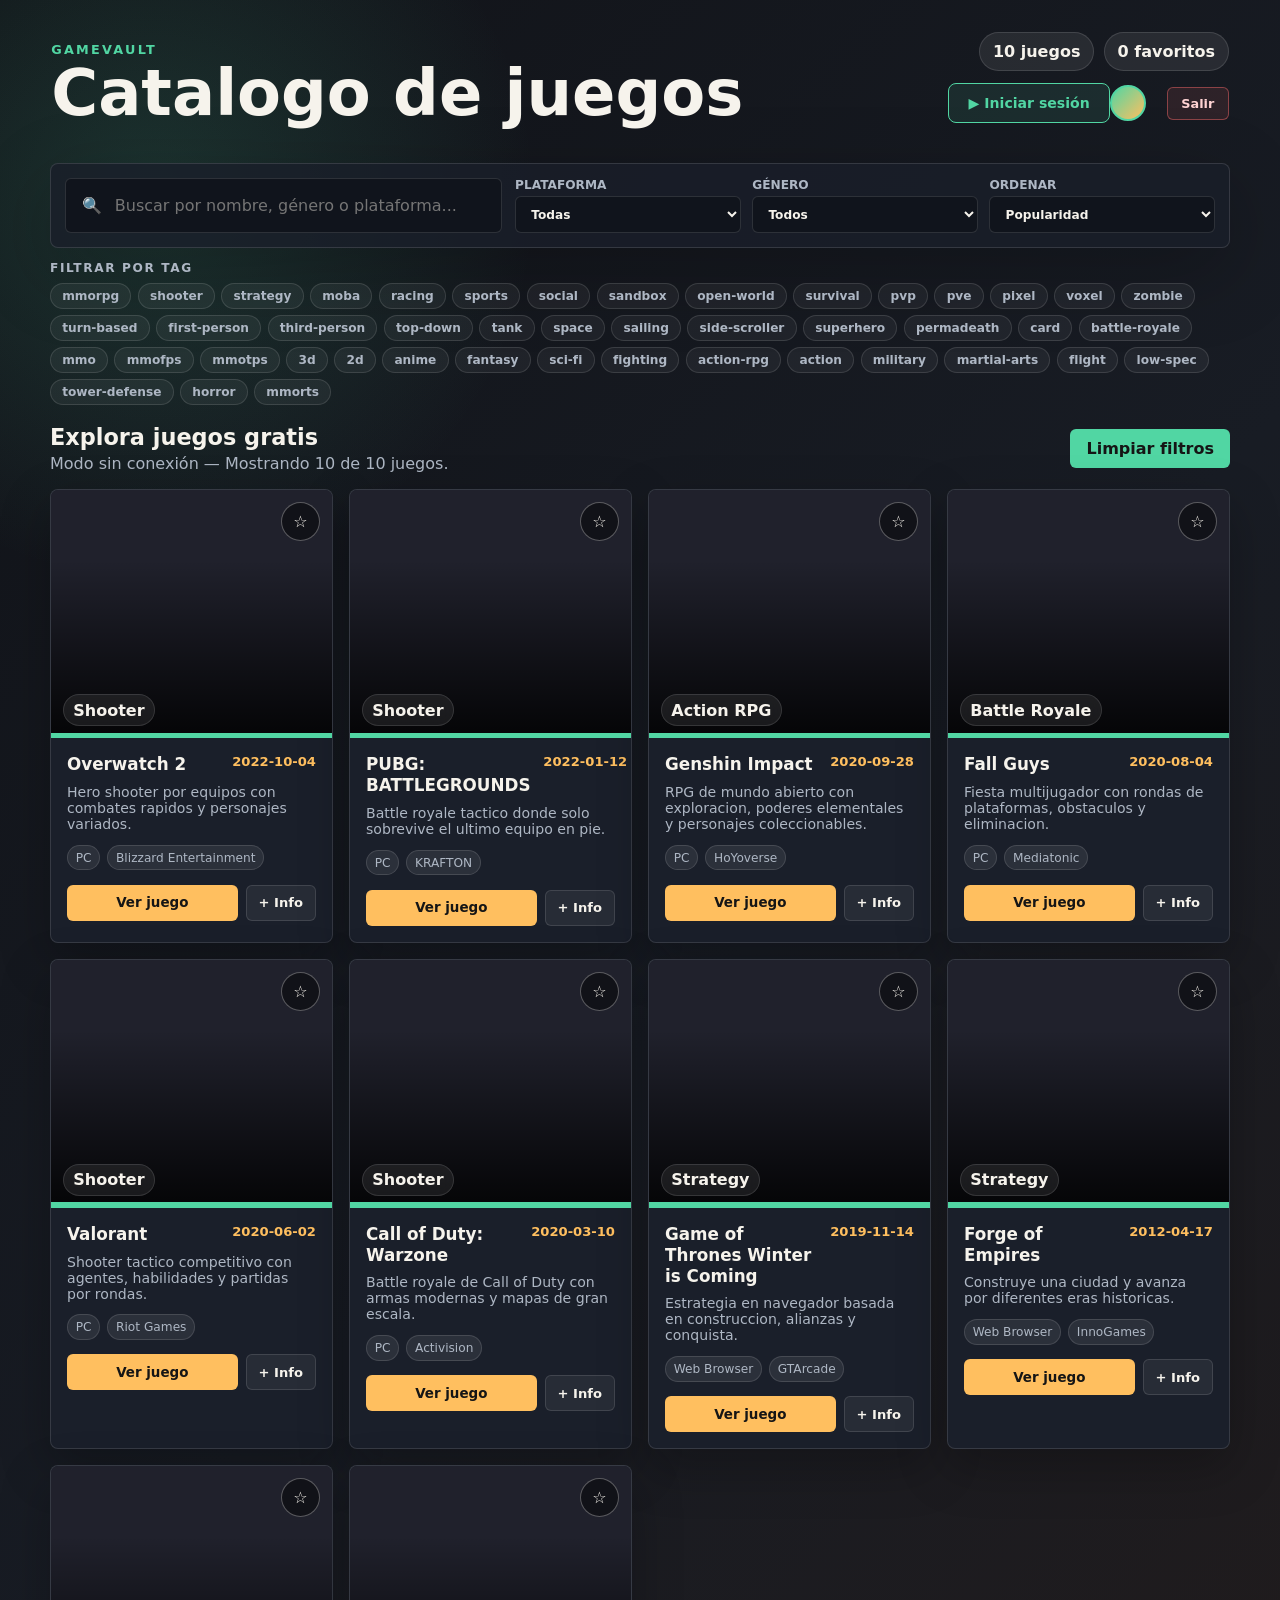
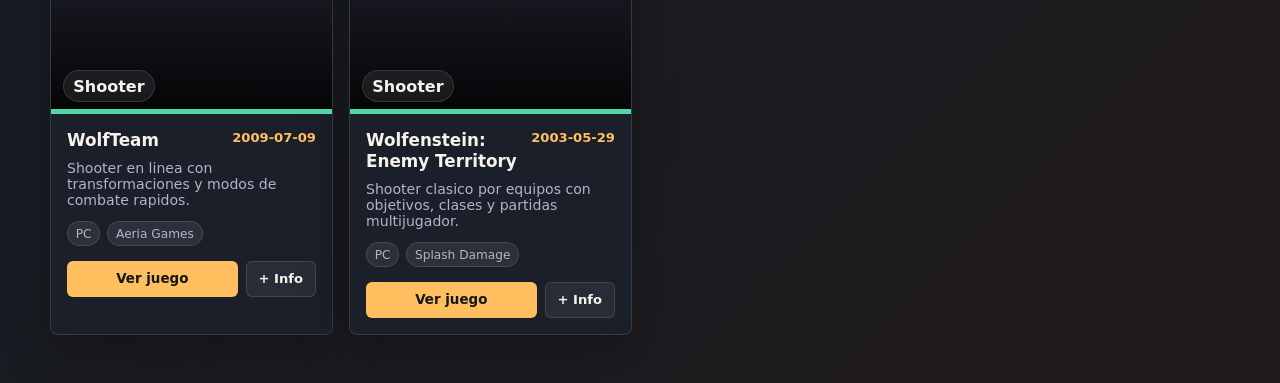
<file: index.html>
<!DOCTYPE html>
<html lang="es">
<head>
  <meta charset="UTF-8">
  <meta name="viewport" content="width=device-width, initial-scale=1.0">
  <title>Catalogo de Juegos — GameVault</title>
  <link rel="stylesheet" href="PaginaPrincipal.css">
</head>
<body>
  <header class="topbar">
    <div>
      <p class="eyebrow">GameVault</p>
      <h1>Catalogo de juegos</h1>
    </div>
    <div class="topbarRight">
      <div class="stats" role="group" aria-label="Resumen del catalogo">
        <span id="totalGames">— juegos</span>
        <span id="favoriteCount">0 favoritos</span>
      </div>
      <div id="authArea">
        <button id="loginBtn" class="loginBtn" type="button">&#9654; Iniciar sesión</button>
        <div id="userMenu" class="userMenu" hidden>
          <div class="userAvatar" id="userAvatar"></div>
          <span id="userName" class="userName"></span>
          <button id="logoutBtn" class="logoutBtn" type="button">Salir</button>
        </div>
      </div>
    </div>
  </header>

  <!-- ── Modal Auth ── -->
  <div id="authModal" class="modalOverlay" hidden role="dialog" aria-modal="true">
    <div class="modalBox">
      <button class="modalClose" id="closeModal" type="button" aria-label="Cerrar">&#10005;</button>
      <div class="authTabs">
        <button class="authTab active" data-tab="login" type="button">Iniciar sesión</button>
        <button class="authTab" data-tab="register" type="button">Registrarse</button>
      </div>

      <div id="tabLogin" class="tabPanel">
        <p class="modalSubtitle">Bienvenido de nuevo a <strong>GameVault</strong></p>

        <div class="formGroup">
          <label for="loginUser">Usuario</label>
          <input id="loginUser" type="text" placeholder="Tu nombre de usuario" autocomplete="username">
        </div>

        <div class="formGroup">
          <label for="loginPass">Contraseña</label>
          <input id="loginPass" type="password" placeholder="••••••••" autocomplete="current-password">
        </div>

        <p id="loginError" class="formError" hidden></p>

        <button id="loginSubmit" class="submitBtn" type="button">Entrar</button>
      </div>

      <div id="tabRegister" class="tabPanel" hidden>
        <p class="modalSubtitle">Crea tu cuenta gratis en <strong>GameVault</strong></p>

        <div class="formGroup">
          <label for="regUser">Usuario</label>
          <input id="regUser" type="text" placeholder="Elige un nombre de usuario" autocomplete="username">
        </div>

        <div class="formGroup">
          <label for="regPass">Contraseña</label>
          <input id="regPass" type="password" placeholder="Mínimo 6 caracteres" autocomplete="new-password">
        </div>

        <div class="formGroup">
          <label for="regPass2">Confirmar contraseña</label>
          <input id="regPass2" type="password" placeholder="Repite la contraseña" autocomplete="new-password">
        </div>

        <p id="regError" class="formError" hidden></p>

        <button id="regSubmit" class="submitBtn" type="button">Crear cuenta</button>
      </div>
    </div>
  </div>

  <!-- ── Modal Detalle ── -->
  <div id="detailModal" class="modalOverlay" hidden role="dialog" aria-modal="true">
    <div class="modalBox detailModalBox">
      <button class="modalClose" id="detailClose" type="button" aria-label="Cerrar">&#10005;</button>
      <div id="detailContent"></div>
    </div>
  </div>

  <main>
    <section class="controls" aria-label="Herramientas de busqueda">
      <label class="searchBox" for="searchInput">
        <span aria-hidden="true">&#128269;</span>
        <input id="searchInput" type="search" placeholder="Buscar por nombre, género o plataforma...">
      </label>

      <div class="filters">
        <label>
          Plataforma
          <select id="platformFilter">
            <option value="todos">Todas</option>
            <option value="pc">PC / Windows</option>
            <option value="browser">Navegador</option>
          </select>
        </label>

        <label>
          Género
          <select id="genreFilter">
            <option value="todos">Todos</option>
          </select>
        </label>

        <label>
          Ordenar
          <select id="sortFilter">
            <option value="relevance">Popularidad</option>
            <option value="name">Nombre A-Z</option>
            <option value="releaseDesc">Más recientes</option>
            <option value="releaseAsc">Más antiguos</option>
          </select>
        </label>
      </div>
    </section>

    <!-- Tag cloud -->
    <section class="tagSection" aria-label="Filtrar por etiqueta">
      <p class="tagLabel">Filtrar por tag</p>
      <div id="tagCloud" class="tagCloud"></div>
    </section>

    <section class="catalogHeader">
      <div>
        <h2>Explora juegos gratis</h2>
        <p id="resultText">Cargando catálogo...</p>
      </div>

      <button id="clearFilters" type="button">Limpiar filtros</button>
    </section>

    <section id="gameGrid" class="gameGrid" aria-live="polite">
      <h2 hidden>Catálogo de juegos</h2>
    </section>

    <p id="emptyState" class="emptyState" hidden>
      No encontramos juegos con esa búsqueda.
    </p>
  </main>

  <script src="PaginaPrincipal.js"></script>
</body>
</html>
</file>
<file: PaginaPrincipal.css>
:root {
  --bg: #111318;
  --surface: #1a1f2a;
  --text: #f6f3ec;
  --muted: #aeb7c4;
  --line: rgba(255, 255, 255, .12);
  --accent: #51d6a3;
  --accent-2: #ffbf5f;
  font-family: Inter, "Segoe UI", system-ui, sans-serif;
}

* { box-sizing: border-box; }

body {
  min-height: 100vh;
  margin: 0;
  color: var(--text);
  background:
    radial-gradient(circle at 12% 10%, rgba(81, 214, 163, .16), transparent 24rem),
    linear-gradient(135deg, #111318 0%, #181c24 52%, #211b1b 100%);
}

button, input, select { font: inherit; }

/* ── Topbar ── */
.topbar {
  display: flex;
  align-items: flex-end;
  justify-content: space-between;
  gap: 1.5rem;
  padding: 2rem clamp(1rem, 4vw, 4rem) 1rem;
}

.topbarRight {
  display: flex;
  flex-direction: column;
  align-items: flex-end;
  gap: .8rem;
}

.eyebrow {
  margin: 0 0 .35rem;
  color: var(--accent);
  font-size: .8rem;
  font-weight: 800;
  text-transform: uppercase;
  letter-spacing: .14rem;
}

h1, h2, h3, p { margin-top: 0; }

h1 {
  margin-bottom: 0;
  font-size: clamp(2rem, 5vw, 4.6rem);
  line-height: .95;
}

main {
  width: min(1180px, calc(100% - 2rem));
  margin: 0 auto;
  padding-bottom: 3rem;
}

/* ── Stats ── */
.stats { display: flex; flex-wrap: wrap; justify-content: flex-end; gap: .6rem; }

.stats span, .platforms span, .rating {
  border: 1px solid var(--line);
  border-radius: 999px;
  background: rgba(255, 255, 255, .08);
  color: var(--text);
}

.stats span { padding: .55rem .8rem; font-weight: 700; }

/* ── Auth ── */
#authArea { display: flex; align-items: center; }

.loginBtn {
  display: inline-flex;
  align-items: center;
  gap: .5rem;
  min-height: 2.5rem;
  padding: 0 1.2rem;
  border: 1px solid var(--accent);
  border-radius: 8px;
  background: rgba(81, 214, 163, .1);
  color: var(--accent);
  font-size: .88rem;
  font-weight: 800;
  cursor: pointer;
  transition: background .18s, box-shadow .18s;
}

.loginBtn:hover { background: rgba(81, 214, 163, .2); box-shadow: 0 0 18px rgba(81, 214, 163, .2); }

.userMenu { display: flex; align-items: center; gap: .65rem; }

.userAvatar {
  width: 36px; height: 36px;
  border-radius: 50%;
  border: 2px solid var(--accent);
  background: linear-gradient(135deg, var(--accent), var(--accent-2));
  display: grid; place-items: center;
  font-size: 1rem; font-weight: 900; color: #111318; flex-shrink: 0;
}

.userName { font-size: .88rem; font-weight: 700; max-width: 130px; overflow: hidden; text-overflow: ellipsis; white-space: nowrap; }

.logoutBtn {
  min-height: 2.1rem; padding: 0 .85rem;
  border: 1px solid rgba(255, 107, 107, .45); border-radius: 6px;
  background: rgba(255, 107, 107, .1); color: #ffd3d3;
  font-size: .8rem; font-weight: 700; cursor: pointer; transition: background .18s;
}

.logoutBtn:hover { background: rgba(255, 107, 107, .25); }

/* ── Modal base ── */
.modalOverlay {
  position: fixed; inset: 0; z-index: 999;
  display: flex; align-items: center; justify-content: center;
  background: rgba(10, 12, 18, .8);
  backdrop-filter: blur(6px);
  animation: fadeIn .2s ease;
}

.modalOverlay[hidden] { display: none; }

@keyframes fadeIn { from { opacity: 0; } to { opacity: 1; } }

.modalBox {
  position: relative;
  width: min(400px, calc(100vw - 2rem));
  padding: 2rem 1.8rem 1.8rem;
  border: 1px solid var(--line); border-radius: 14px;
  background: #14181f;
  box-shadow: 0 40px 100px rgba(0,0,0,.6);
  animation: slideUp .24s ease;
  max-height: 90vh;
  overflow-y: auto;
}

@keyframes slideUp {
  from { transform: translateY(20px); opacity: 0; }
  to   { transform: translateY(0);    opacity: 1; }
}

.modalClose {
  position: absolute; top: .8rem; right: .8rem;
  width: 2rem; height: 2rem;
  border: 0; border-radius: 50%;
  background: rgba(255,255,255,.07); color: var(--muted);
  cursor: pointer; display: grid; place-items: center; font-size: .85rem;
  transition: background .15s; z-index: 1;
}

.modalClose:hover { background: rgba(255,255,255,.15); }

/* ── Auth Tabs ── */
.authTabs { display: flex; margin-bottom: 1.6rem; border-bottom: 1px solid var(--line); }

.authTab {
  flex: 1; padding: .65rem 0;
  border: 0; border-bottom: 2px solid transparent; margin-bottom: -1px;
  background: transparent; color: var(--muted);
  font-size: .9rem; font-weight: 700; cursor: pointer;
  transition: color .18s, border-color .18s;
}

.authTab.active { color: var(--accent); border-bottom-color: var(--accent); }
.authTab:hover:not(.active) { color: var(--text); }

.modalSubtitle { color: var(--muted); font-size: .88rem; margin-bottom: 1.3rem; }
.modalSubtitle strong { color: var(--text); }

.tabPanel { display: block; }
.tabPanel[hidden] { display: none; }

.formGroup { display: grid; gap: .3rem; margin-bottom: 1rem; }

.formGroup label {
  font-size: .76rem; font-weight: 700;
  text-transform: uppercase; letter-spacing: .06rem; color: var(--muted);
}

.formGroup input {
  width: 100%; min-height: 2.6rem; padding: 0 .9rem;
  border: 1px solid var(--line); border-radius: 7px;
  background: #0e1118; color: var(--text); outline: 0;
  transition: border-color .18s;
}

.formGroup input:focus { border-color: var(--accent); }

.formError {
  margin: -.4rem 0 .8rem; padding: .6rem .8rem;
  border-radius: 6px; background: rgba(255, 90, 90, .14);
  border: 1px solid rgba(255, 90, 90, .3); color: #ffb3b3; font-size: .82rem;
}

.submitBtn {
  width: 100%; min-height: 2.7rem; margin-top: .4rem;
  border: 0; border-radius: 8px; background: var(--accent);
  color: #111318; font-size: .95rem; font-weight: 900; cursor: pointer;
  transition: filter .18s, transform .12s;
}

.submitBtn:hover  { filter: brightness(1.1); }
.submitBtn:active { transform: scale(.98); }

/* ── Modal Detalle ── */
.detailModalBox {
  width: min(720px, calc(100vw - 2rem));
  padding: 0;
  overflow: hidden;
}

.detailModalBox .modalClose { top: .7rem; right: .7rem; background: rgba(0,0,0,.5); }

.detailHero {
  width: 100%; height: 220px;
  background-size: cover; background-position: center;
  background-color: #20212c;
}

.detailBody { padding: 1.4rem 1.8rem 1.8rem; }

.detailMeta { display: flex; flex-wrap: wrap; gap: .5rem; margin-bottom: .8rem; }

.detailMeta span {
  padding: .3rem .65rem;
  border: 1px solid var(--line); border-radius: 999px;
  background: rgba(255,255,255,.07);
  font-size: .76rem; font-weight: 700; color: var(--muted);
}

.detailGenre  { color: var(--accent) !important; border-color: rgba(81,214,163,.4) !important; background: rgba(81,214,163,.1) !important; }
.detailDate   { color: var(--accent-2) !important; }

.detailTitle { font-size: 1.7rem; margin-bottom: .8rem; line-height: 1.15; }

.detailDesc  { color: var(--muted); font-size: .92rem; line-height: 1.65; margin-bottom: 1.2rem; }

.detailGrid  { display: grid; grid-template-columns: repeat(auto-fill, minmax(160px, 1fr)); gap: .7rem; margin-bottom: 1.3rem; }

.detailStat {
  padding: .7rem .9rem;
  border: 1px solid var(--line); border-radius: 8px;
  background: rgba(255,255,255,.04);
}

.detailStat span  { display: block; font-size: .72rem; color: var(--muted); font-weight: 700; text-transform: uppercase; margin-bottom: .25rem; }
.detailStat strong { font-size: .9rem; }
.detailStat a { color: var(--accent); font-size: .9rem; text-decoration: none; }
.detailStat a:hover { text-decoration: underline; }

.detailScreenshots {
  display: grid; grid-template-columns: repeat(3, 1fr);
  gap: .6rem; margin-bottom: 1.3rem;
}

.detailScreenshots img {
  width: 100%; aspect-ratio: 16/9;
  object-fit: cover; border-radius: 6px;
  border: 1px solid var(--line);
}

.detailFooter { display: flex; gap: .8rem; flex-wrap: wrap; }

.detailProfileLink {
  display: inline-flex; align-items: center; justify-content: center;
  min-height: 2.25rem; padding: 0 .9rem; border-radius: 6px;
  border: 1px solid var(--line); background: rgba(255,255,255,.06);
  color: var(--text); font-size: .84rem; font-weight: 700; text-decoration: none;
  transition: background .18s;
}

.detailProfileLink:hover { background: rgba(255,255,255,.12); }

.detailLoading { text-align: center; padding: 3rem; color: var(--muted); }

/* ── Controls ── */
.controls {
  display: grid;
  grid-template-columns: minmax(260px, 1fr) 1.6fr;
  gap: .8rem;
  margin: 1.5rem 0 .8rem;
  padding: .85rem;
  border: 1px solid var(--line); border-radius: 8px;
  background: rgba(26, 31, 42, .8);
  box-shadow: 0 24px 80px rgba(0,0,0,.22);
}

.searchBox {
  display: flex; align-items: center; gap: .7rem;
  min-height: 3.35rem; padding: 0 1rem;
  border: 1px solid var(--line); border-radius: 6px; background: #10141c;
}

.searchBox input { width: 100%; border: 0; outline: 0; color: var(--text); background: transparent; }

.filters { display: grid; grid-template-columns: repeat(3, 1fr); gap: .7rem; }

.filters label {
  display: grid; gap: .28rem;
  color: var(--muted); font-size: .76rem; font-weight: 700; text-transform: uppercase;
}

select {
  width: 100%; min-height: 2.3rem;
  border: 1px solid var(--line); border-radius: 6px; padding: 0 .7rem;
  color: var(--text); background: #10141c;
}

/* ── Tag Cloud ── */
.tagSection { margin-bottom: 1rem; }

.tagLabel {
  font-size: .76rem; font-weight: 800; text-transform: uppercase;
  letter-spacing: .1rem; color: var(--muted); margin-bottom: .55rem;
}

.tagCloud { display: flex; flex-wrap: wrap; gap: .4rem; }

.tagBtn {
  padding: .3rem .7rem;
  border: 1px solid var(--line); border-radius: 999px;
  background: rgba(255,255,255,.05); color: var(--muted);
  font-size: .76rem; font-weight: 700; cursor: pointer;
  transition: background .15s, color .15s, border-color .15s;
  text-transform: lowercase;
}

.tagBtn:hover { background: rgba(255,255,255,.12); color: var(--text); }

.tagBtn.active {
  background: rgba(81,214,163,.18);
  border-color: rgba(81,214,163,.55);
  color: var(--accent);
}

/* ── Catalog Header ── */
.catalogHeader {
  display: flex; align-items: center; justify-content: space-between;
  gap: 1rem; margin: 1.2rem 0 1rem;
}

.catalogHeader h2 { margin-bottom: .25rem; font-size: 1.4rem; }
.catalogHeader p  { margin-bottom: 0; color: var(--muted); }

#clearFilters {
  min-height: 2.45rem; border: 0; border-radius: 6px; padding: 0 1rem;
  color: #151515; background: var(--accent); font-weight: 800; cursor: pointer;
  white-space: nowrap;
}

/* ── Game Grid ── */
.gameGrid { display: grid; grid-template-columns: repeat(auto-fill, minmax(235px, 1fr)); gap: 1rem; }

.gameCard {
  overflow: hidden; border: 1px solid var(--line); border-radius: 8px;
  background: var(--surface); box-shadow: 0 18px 50px rgba(0,0,0,.25);
  transition: transform .18s ease, border-color .18s ease;
}

.gameCard:hover { transform: translateY(-4px); border-color: rgba(81,214,163,.55); }

.cover {
  position: relative; min-height: 15.5rem;
  background-color: var(--cover-accent);
  background-position: center; background-size: cover;
}

.cover::after {
  content: ""; position: absolute; inset: auto 0 0;
  height: .35rem; background: var(--cover-color);
}

.posterFallback {
  display: grid; place-items: center;
  background: linear-gradient(135deg,rgba(81,214,163,.22),transparent 52%), linear-gradient(160deg,#20212c,#111318);
}

.posterFallback::before {
  content: "GameVault"; color: rgba(255,255,255,.18); font-size: 2.35rem; font-weight: 900;
}

.favoriteButton {
  position: absolute; top: .75rem; right: .75rem;
  display: grid; place-items: center;
  width: 2.45rem; height: 2.45rem;
  border: 1px solid rgba(255,255,255,.3); border-radius: 50%;
  color: var(--text); background: rgba(0,0,0,.45); cursor: pointer;
  transition: background .18s;
}

.favoriteButton.active { color: #201505; background: var(--accent-2); }

.rating {
  position: absolute; left: .75rem; bottom: .75rem;
  padding: .35rem .58rem; font-weight: 900; backdrop-filter: blur(6px);
}

.cardBody { padding: 1rem; }

.cardTitleRow { display: flex; align-items: start; justify-content: space-between; gap: .8rem; }
.cardTitleRow h3 { margin-bottom: .55rem; font-size: 1.05rem; line-height: 1.25; }
.cardTitleRow span { color: var(--accent-2); font-weight: 800; white-space: nowrap; font-size: .82rem; }
.cardBody p { margin-bottom: .8rem; color: var(--muted); font-size: .88rem; }

.platforms { display: flex; flex-wrap: wrap; gap: .45rem; }
.platforms span { padding: .3rem .48rem; color: var(--muted); font-size: .76rem; }

/* ── Card Actions ── */
.cardActions { display: flex; gap: .5rem; margin-top: .9rem; }

.gameLink {
  flex: 1; display: inline-flex; align-items: center; justify-content: center;
  min-height: 2.25rem; border-radius: 6px; padding: 0 .8rem;
  color: #151515; background: var(--accent-2);
  font-size: .84rem; font-weight: 900; text-decoration: none;
  transition: filter .18s;
}

.gameLink:hover { filter: brightness(1.1); }

.detailBtn {
  min-height: 2.25rem; padding: 0 .75rem; border-radius: 6px;
  border: 1px solid var(--line); background: rgba(255,255,255,.06);
  color: var(--text); font-size: .82rem; font-weight: 700; cursor: pointer;
  transition: background .18s;
  white-space: nowrap;
}

.detailBtn:hover { background: rgba(255,255,255,.14); }

/* ── Empty / Status ── */
.emptyState {
  margin: 2rem 0 0; padding: 1.2rem;
  border: 1px solid rgba(240,107,107,.4); border-radius: 8px;
  background: rgba(240,107,107,.12); color: #ffd3d3; text-align: center;
}

.statusLine {
  grid-column: 1 / -1; margin: 1rem 0; padding: 1rem;
  border: 1px solid var(--line); border-radius: 8px;
  background: rgba(255,255,255,.07); color: var(--muted); text-align: center;
}

/* ── Responsive ── */
@media (max-width: 820px) {
  .topbar, .catalogHeader { align-items: flex-start; flex-direction: column; }
  .topbarRight { align-items: flex-start; }
  .stats { justify-content: flex-start; }
  .controls, .filters { grid-template-columns: 1fr; }
  .detailScreenshots { grid-template-columns: 1fr 1fr; }
  .detailScreenshots img:last-child { display: none; }
}

@media (max-width: 460px) {
  .topbar { padding-top: 1.2rem; }
  h1 { font-size: 2.25rem; }
  .cover { min-height: 13rem; }
  .detailHero { height: 160px; }
  .detailBody { padding: 1rem; }
  .detailScreenshots { grid-template-columns: 1fr; }
  .detailScreenshots img:not(:first-child) { display: none; }
}
</file>
